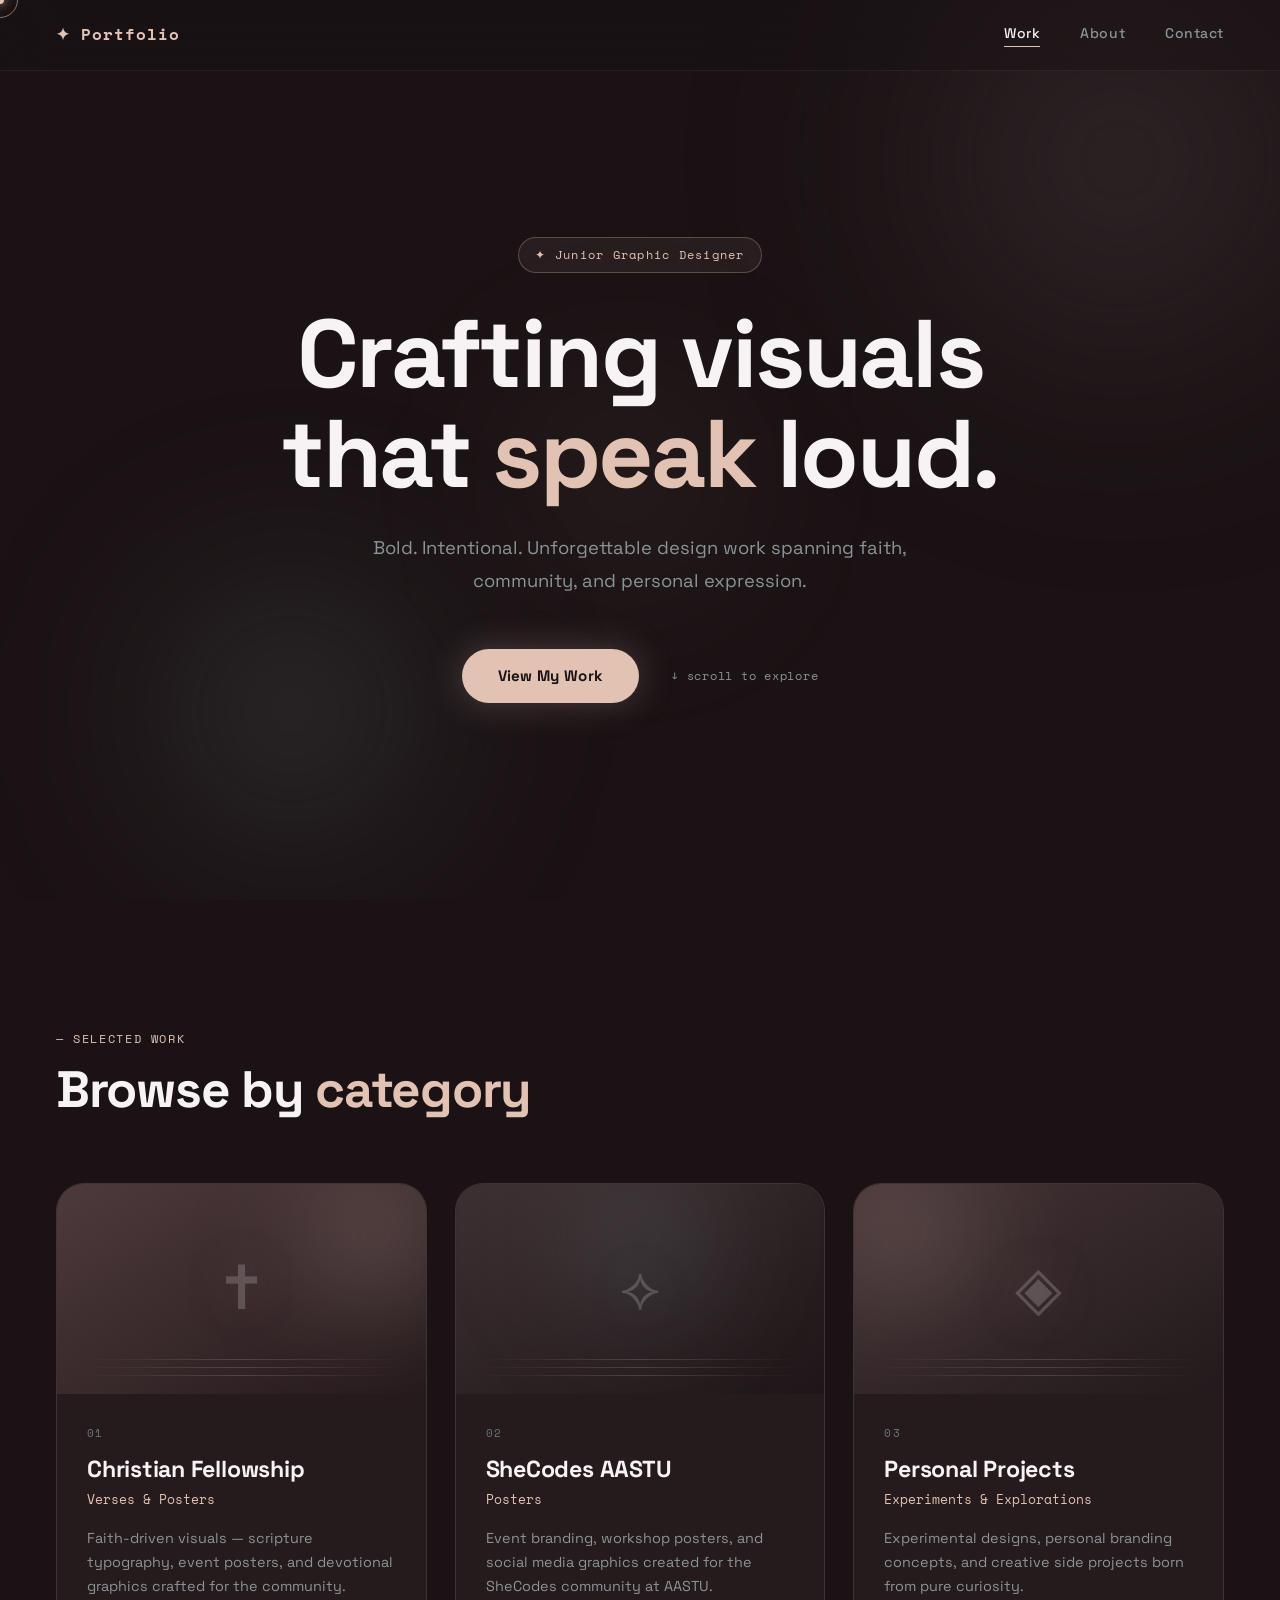
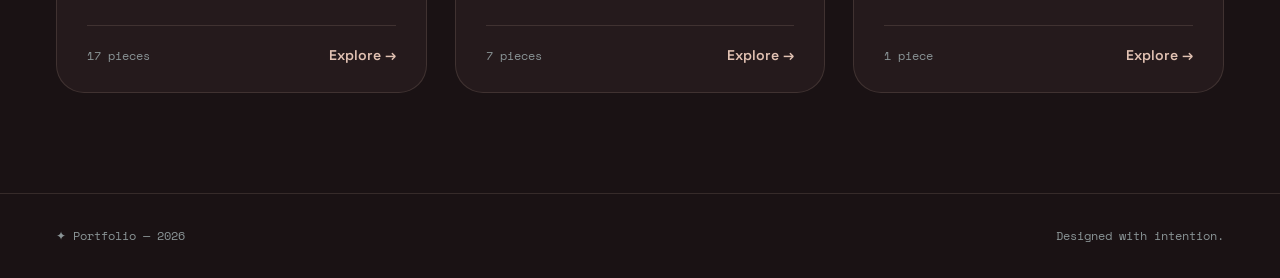
<file: index.html>
<!DOCTYPE html>
<html lang="en">
<head>
  <meta charset="UTF-8" />
  <meta name="viewport" content="width=device-width, initial-scale=1.0" />
  <title>Aster Teshome | Graphics Portfolio</title>
  <link rel="icon" type="image/webp" href="images/Favicon.webp" />
  <link rel="apple-touch-icon" href="images/Favicon.webp" />
  <link rel="stylesheet" href="style.css" />
  <link rel="preconnect" href="https://fonts.googleapis.com" />
  <link rel="preconnect" href="https://fonts.gstatic.com" crossorigin />
  <link href="https://fonts.googleapis.com/css2?family=Space+Grotesk:wght@300;400;500;600;700&family=Space+Mono:wght@400;700&display=swap" rel="stylesheet" />
</head>
<body>

  <!-- CUSTOM CURSOR -->
  <div class="cursor-dot" id="cursorDot"></div>
  <div class="cursor-ring" id="cursorRing"></div>

  <!-- NAV -->
  <nav class="nav" id="mainNav">
    <a href="index.html" class="nav-logo">✦ Portfolio</a>
    <div class="nav-links">
      <a href="index.html" class="active-link">Work</a>
      <a href="pages/about.html">About</a>
      <a href="pages/contact.html">Contact</a>
    </div>
  </nav>

  <!-- ═══════════════ HERO ═══════════════ -->
  <section class="hero">
    <div class="hero-content">
      <div class="hero-tag">✦ Junior Graphic Designer</div>
      <h1 class="hero-title">
        Crafting visuals<br />
        that <span class="accent">speak</span> loud.
      </h1>
      <p class="hero-sub">Bold. Intentional. Unforgettable design work spanning faith, community, and personal expression.</p>
      <div class="hero-cta">
        <a href="#categories" class="btn-primary">View My Work</a>
        <span class="scroll-hint">↓ scroll to explore</span>
      </div>
    </div>
    <div class="orb orb-1"></div>
    <div class="orb orb-2"></div>
    <div class="orb orb-3"></div>
  </section>

  <!-- ═══════════════ CATEGORY CARDS ═══════════════ -->
  <section class="categories" id="categories">
    <div class="categories-inner">
      <div class="section-label">— Selected Work</div>
      <h2 class="section-title">Browse by <span class="accent">category</span></h2>

      <div class="cards-grid">

        <!-- CARD 1 — Christian Fellowship -->
        <a href="pages/christianfellowship.html" class="cat-card">
          <div class="cat-card-gfx gfx-1">
            <div class="card-orb card-orb-1"></div>
            <div class="card-icon-wrap"><span class="card-icon">✝</span></div>
            <div class="card-lines">
              <div class="cline"></div><div class="cline"></div><div class="cline"></div>
            </div>
          </div>
          <div class="cat-card-body">
            <div class="cat-num">01</div>
            <h3 class="cat-title">Christian Fellowship</h3>
            <p class="cat-subtitle">Verses &amp; Posters</p>
            <p class="cat-desc">Faith-driven visuals — scripture typography, event posters, and devotional graphics crafted for the community.</p>
            <div class="cat-footer">
              <span class="cat-count">17 pieces</span>
              <span class="cat-arrow">Explore →</span>
            </div>
          </div>
        </a>

        <!-- CARD 2 — SheCodes AASTU -->
        <a href="pages/shecodes.html" class="cat-card cat-card--mid">
          <div class="cat-card-gfx gfx-2">
            <div class="card-orb card-orb-2"></div>
            <div class="card-icon-wrap"><span class="card-icon">⟡</span></div>
            <div class="card-lines">
              <div class="cline"></div><div class="cline"></div><div class="cline"></div>
            </div>
          </div>
          <div class="cat-card-body">
            <div class="cat-num">02</div>
            <h3 class="cat-title">SheCodes AASTU</h3>
            <p class="cat-subtitle">Posters</p>
            <p class="cat-desc">Event branding, workshop posters, and social media graphics created for the SheCodes community at AASTU.</p>
            <div class="cat-footer">
              <span class="cat-count">7 pieces</span>
              <span class="cat-arrow">Explore →</span>
            </div>
          </div>
        </a>

        <!-- CARD 3 — Personal Projects -->
        <a href="pages/personal.html" class="cat-card">
          <div class="cat-card-gfx gfx-3">
            <div class="card-orb card-orb-3"></div>
            <div class="card-icon-wrap"><span class="card-icon">◈</span></div>
            <div class="card-lines">
              <div class="cline"></div><div class="cline"></div><div class="cline"></div>
            </div>
          </div>
          <div class="cat-card-body">
            <div class="cat-num">03</div>
            <h3 class="cat-title">Personal Projects</h3>
            <p class="cat-subtitle">Experiments &amp; Explorations</p>
            <p class="cat-desc">Experimental designs, personal branding concepts, and creative side projects born from pure curiosity.</p>
            <div class="cat-footer">
              <span class="cat-count">1 piece</span>
              <span class="cat-arrow">Explore →</span>
            </div>
          </div>
        </a>

      </div>
    </div>
  </section>

  <!-- ═══════════════ FOOTER ═══════════════ -->
  <footer class="footer">
    <span>✦ Portfolio — 2026</span>
    <span>Designed with intention.</span>
  </footer>

  <script src="app.js"></script>
</body>
</html>
</file>
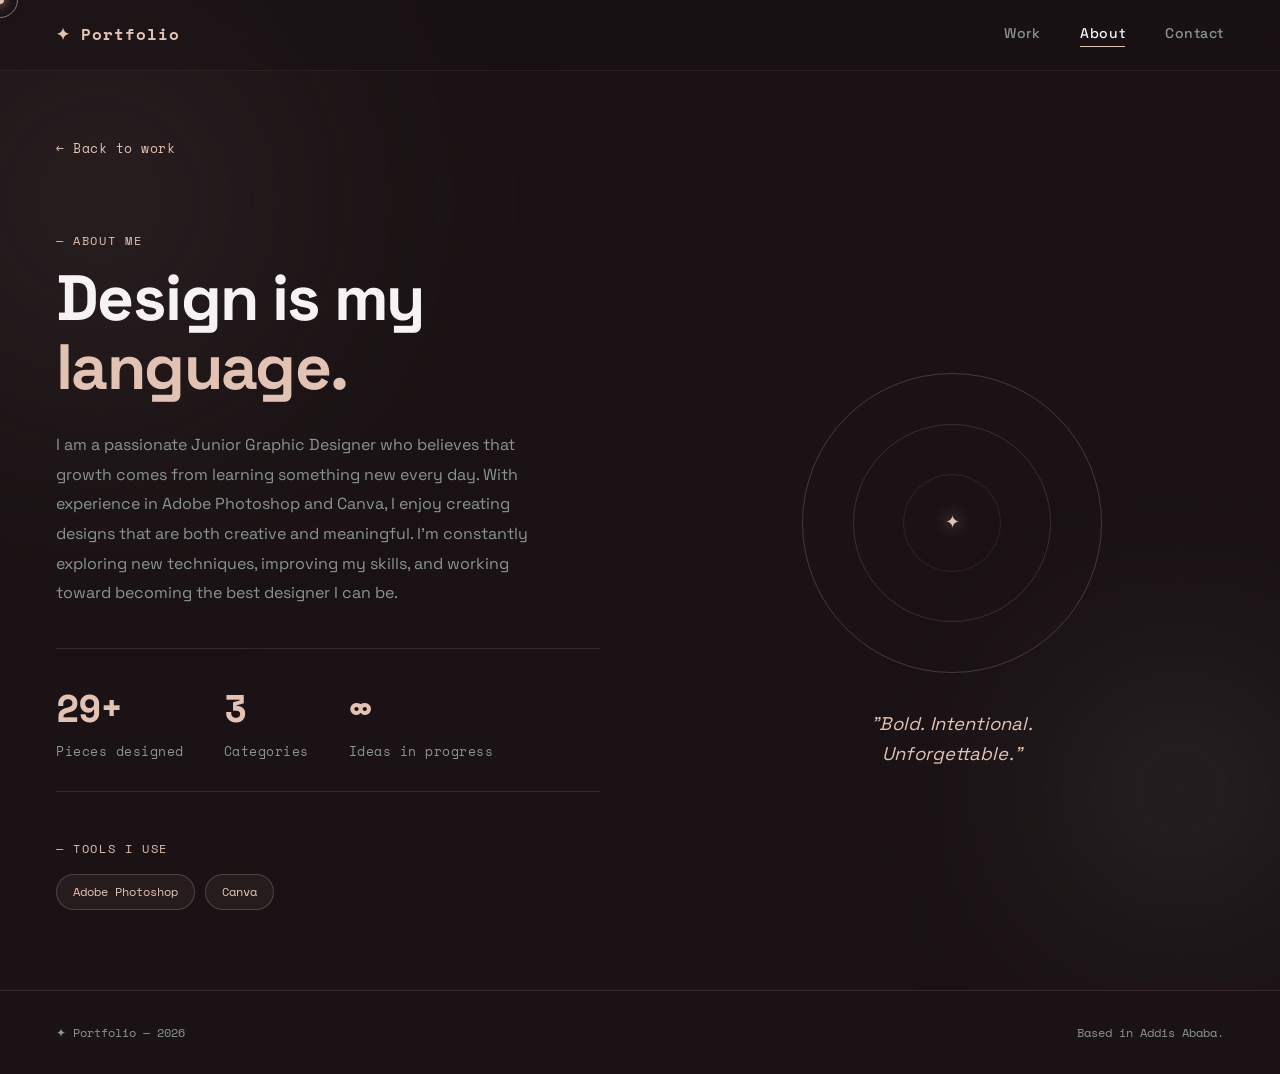
<file: pages/about.html>
<!DOCTYPE html>
<html lang="en">
<head>
  <meta charset="UTF-8" />
  <meta name="viewport" content="width=device-width, initial-scale=1.0" />
  <title>About — Portfolio</title>
  <link rel="icon" type="image/webp" href="../images/Favicon.webp" />
  <link rel="apple-touch-icon" href="../images/Favicon.webp" />
  <link rel="stylesheet" href="../style.css" />
  <link rel="preconnect" href="https://fonts.googleapis.com" />
  <link rel="preconnect" href="https://fonts.gstatic.com" crossorigin />
  <link href="https://fonts.googleapis.com/css2?family=Space+Grotesk:wght@300;400;500;600;700&family=Space+Mono:wght@400;700&display=swap" rel="stylesheet" />
</head>
<body>

  <div class="cursor-dot" id="cursorDot"></div>
  <div class="cursor-ring" id="cursorRing"></div>

  <nav class="nav" id="mainNav">
    <a href="../index.html" class="nav-logo">✦ Portfolio</a>
    <div class="nav-links">
      <a href="../index.html">Work</a>
      <a href="about.html" class="active-link">About</a>
      <a href="contact.html">Contact</a>
    </div>
  </nav>

  <section class="about-page">
    <div class="about-page-inner">
      <a href="../index.html" class="back-btn">← Back to work</a>

      <div class="about-split">
        <div class="about-left">
          <div class="section-label">— About Me</div>
          <h1 class="about-big-title">Design is my<br /><span class="accent">language.</span></h1>
          <p class="about-para">I am a passionate Junior Graphic Designer who believes that growth comes from learning something new every day. With experience in Adobe Photoshop and Canva, I enjoy creating designs that are both creative and meaningful. I'm constantly exploring new techniques, improving my skills, and working toward becoming the best designer I can be.</p>

          <div class="about-stats">
            <div class="stat-item">
              <div class="stat-num accent">29+</div>
              <div class="stat-label">Pieces designed</div>
            </div>
            <div class="stat-item">
              <div class="stat-num accent">3</div>
              <div class="stat-label">Categories</div>
            </div>
            <div class="stat-item">
              <div class="stat-num accent">∞</div>
              <div class="stat-label">Ideas in progress</div>
            </div>
          </div>

          <div class="section-label" style="margin-top:48px;">— Tools I Use</div>
          <div class="skills-row">
            <span class="skill-tag">Adobe Photoshop</span>
            <span class="skill-tag">Canva</span>
          </div>
        </div>

        <div class="about-right">
          <div class="about-visual-card">
            <div class="about-ring">
              <!-- orbiting star -->
              <div class="orbit-track">
                <div class="orbit-star">✦</div>
              </div>
            </div>
            <div class="about-tagline">"Bold. Intentional.<br />Unforgettable."</div>
          </div>
        </div>
      </div>
    </div>
    <div class="about-orb-1"></div>
    <div class="about-orb-2"></div>
  </section>

  <footer class="footer">
    <span>✦ Portfolio — 2026</span>
    <span>Based in Addis Ababa.</span>
  </footer>

  <script src="../app.js"></script>
</body>
</html>
</file>
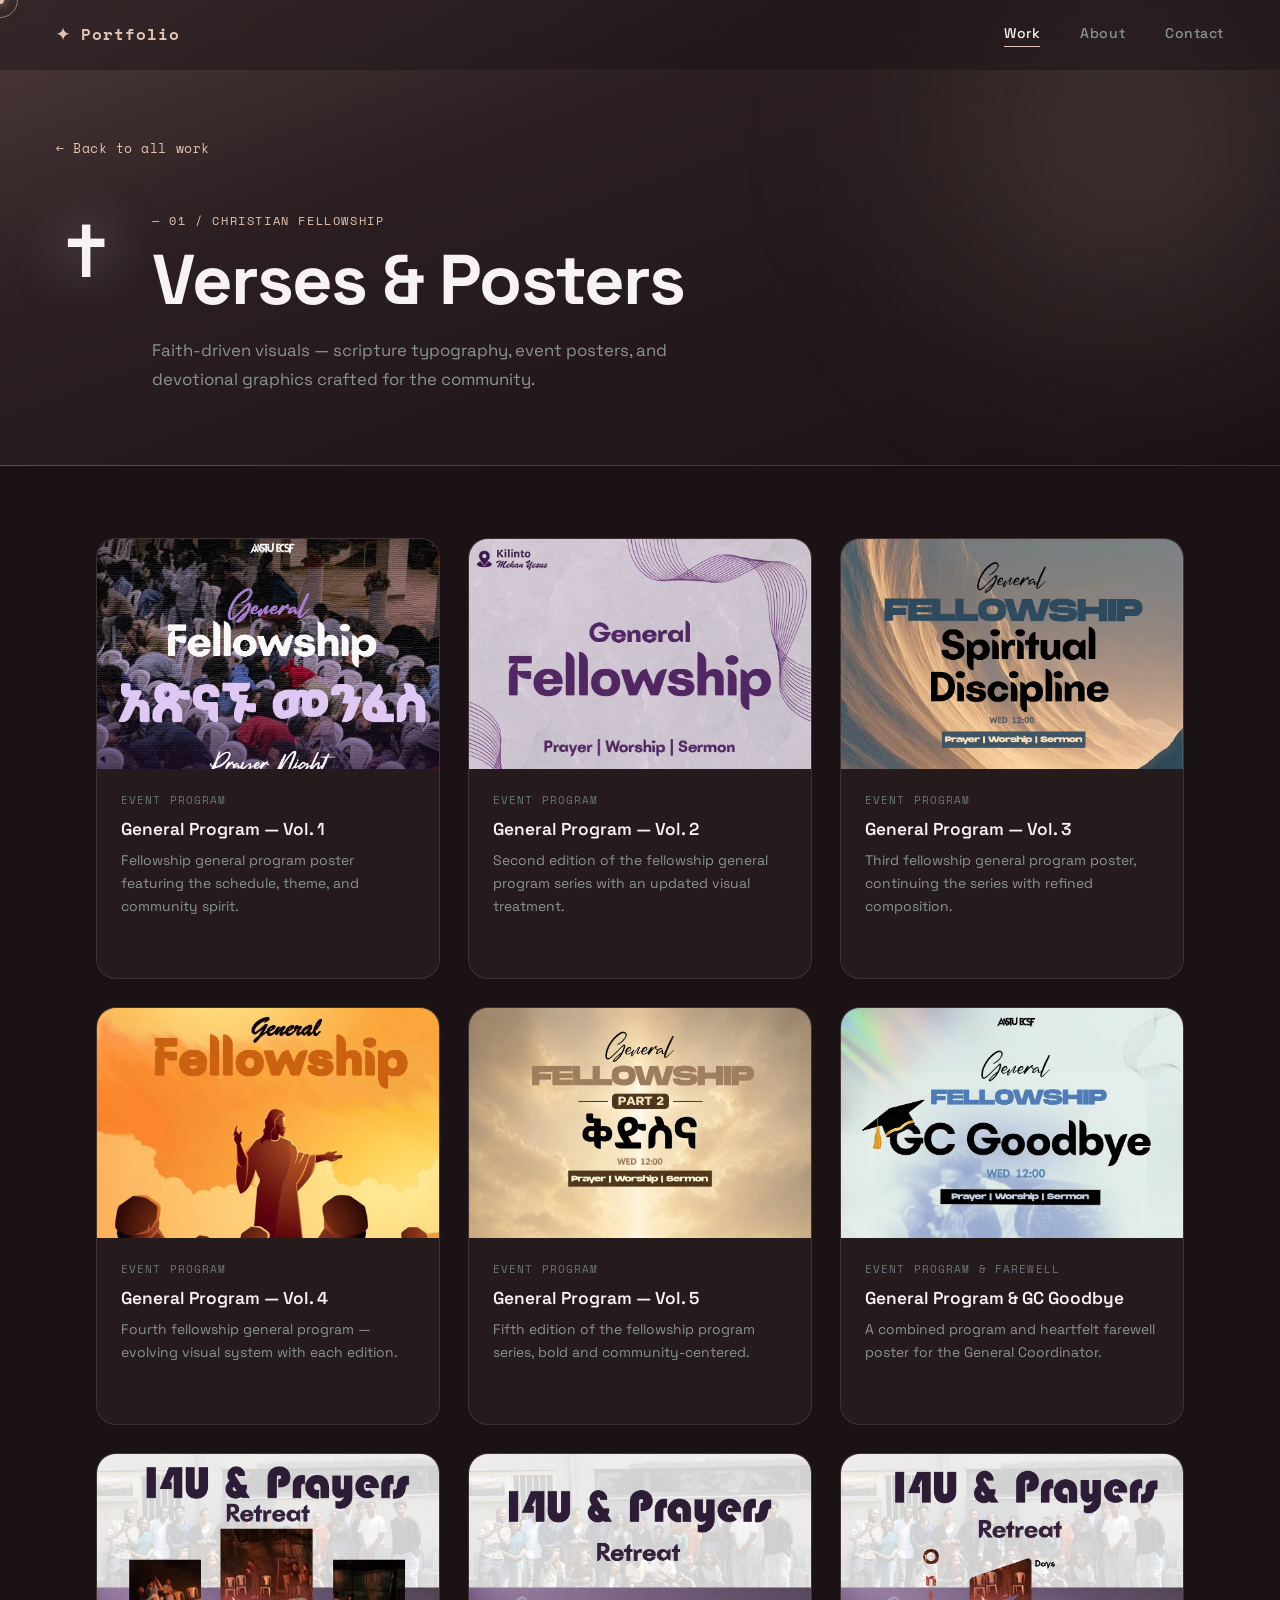
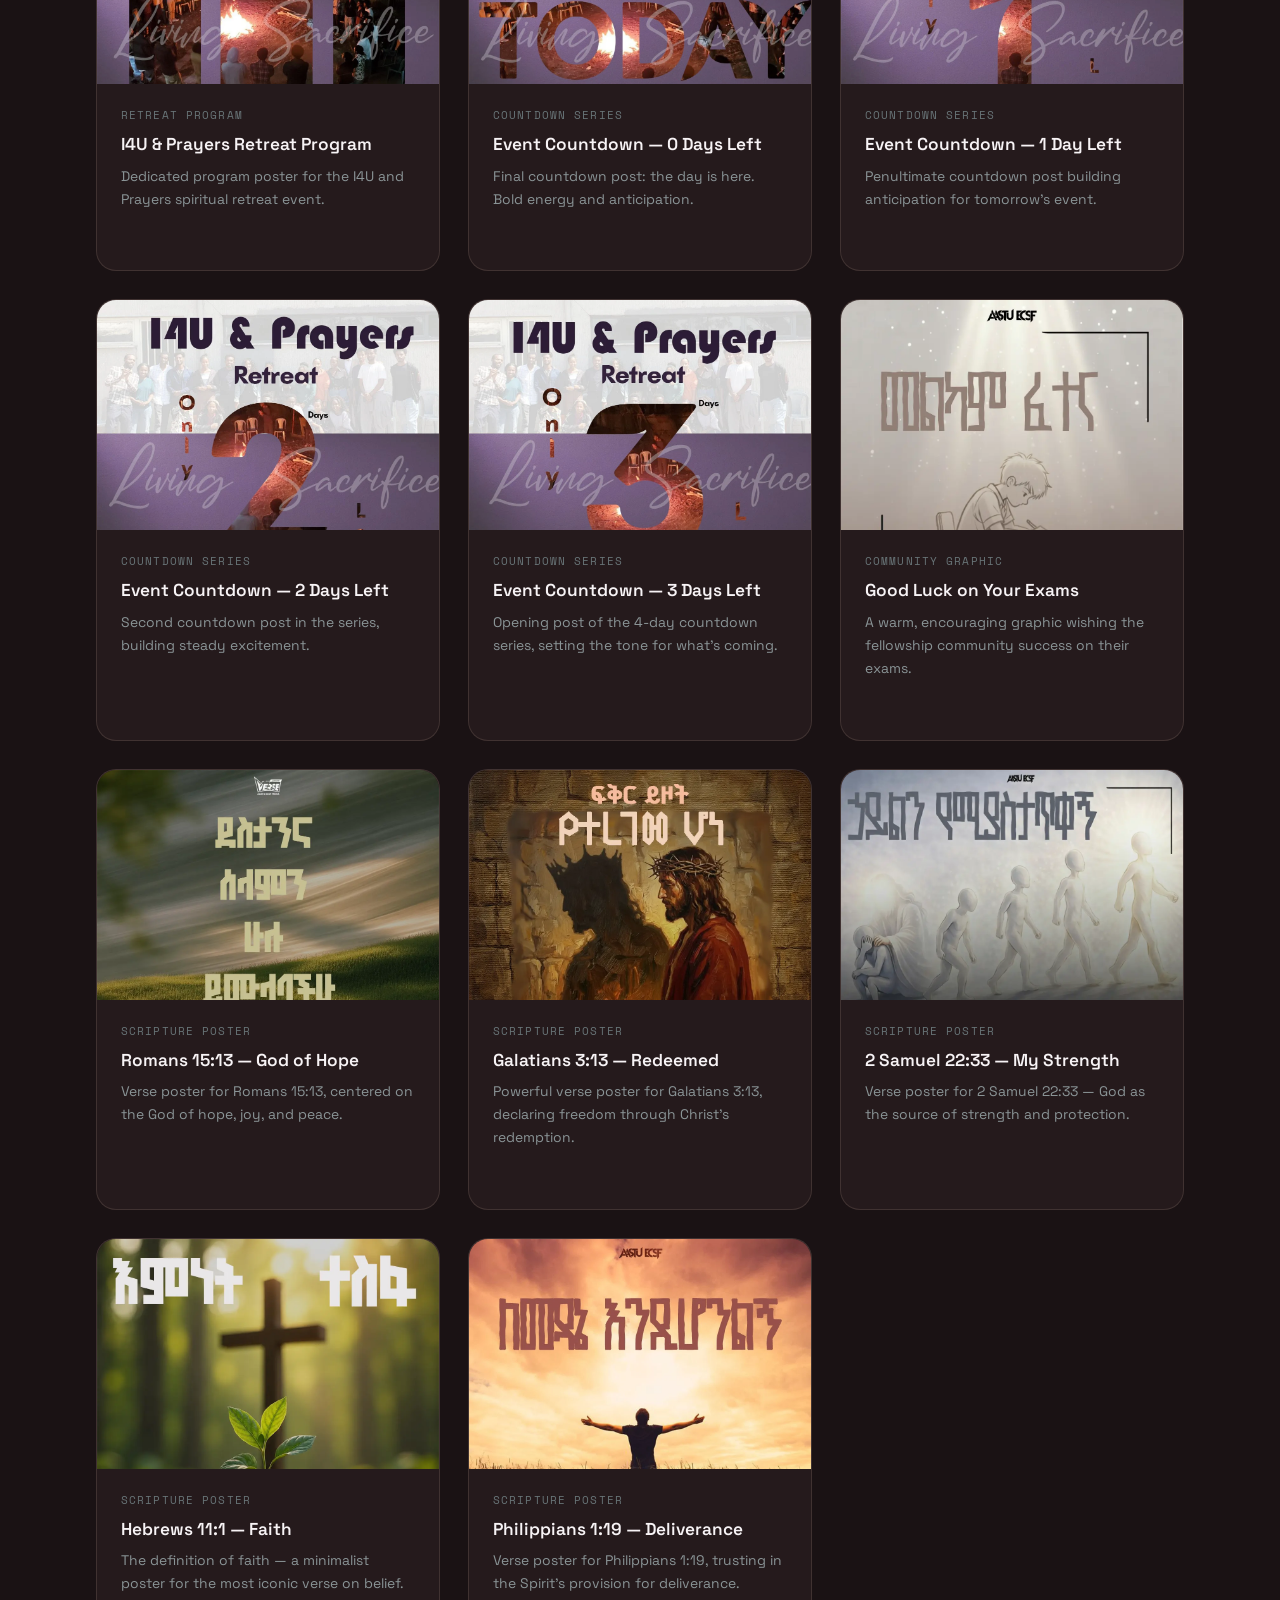
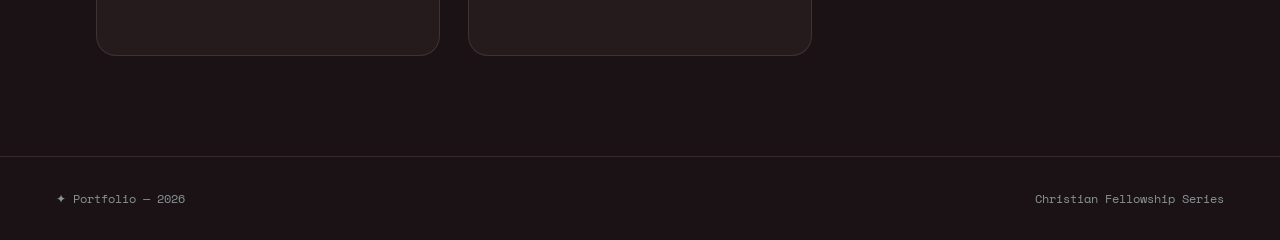
<file: pages/christianfellowship.html>
<!DOCTYPE html>
<html lang="en">
<head>
  <meta charset="UTF-8" />
  <meta name="viewport" content="width=device-width, initial-scale=1.0" />
  <title>Christian Fellowship — Portfolio</title>
  <link rel="icon" type="image/webp" href="../images/Favicon.webp" />
  <link rel="apple-touch-icon" href="../images/Favicon.webp" />
  <link rel="stylesheet" href="../style.css" />
  <link rel="stylesheet" href="christianfellowship.css" />
  <link rel="preconnect" href="https://fonts.googleapis.com" />
  <link rel="preconnect" href="https://fonts.gstatic.com" crossorigin />
  <link href="https://fonts.googleapis.com/css2?family=Space+Grotesk:wght@300;400;500;600;700&family=Space+Mono:wght@400;700&display=swap" rel="stylesheet" />
</head>
<body>

  <div class="cursor-dot" id="cursorDot"></div>
  <div class="cursor-ring" id="cursorRing"></div>

  <nav class="nav" id="mainNav">
    <a href="../index.html" class="nav-logo">✦ Portfolio</a>
    <div class="nav-links">
      <a href="../index.html" class="active-link">Work</a>
      <a href="../pages/about.html">About</a>
      <a href="../pages/contact.html">Contact</a>
    </div>
  </nav>

  <div class="detail-header">
    <div class="detail-header-inner">
      <a href="../index.html" class="back-btn">← Back to all work</a>
      <div class="detail-hero-row">
        <div class="detail-icon">✝</div>
        <div class="detail-meta">
          <div class="section-label">— 01 / Christian Fellowship</div>
          <h1 class="detail-title">Verses &amp; Posters</h1>
          <p class="detail-subdesc">Faith-driven visuals — scripture typography, event posters, and devotional graphics crafted for the community.</p>
        </div>
      </div>
    </div>
    <div class="detail-orb detail-orb-1"></div>
  </div>

  <div class="projects-grid" id="projectsGrid"></div>

  <!-- MODAL -->
  <div class="modal-overlay hidden" id="modalOverlay" onclick="closeModal(event)">
    <div class="modal-box" onclick="event.stopPropagation()">
      <button class="modal-close" onclick="closeModal()">✕</button>
      <div class="modal-img-wrap">
        <div class="modal-img-placeholder" id="modalImgPlaceholder"></div>
      </div>
      <div class="modal-info">
        <div class="modal-tag" id="modalTag"></div>
        <h2 class="modal-title" id="modalTitle"></h2>
        <p class="modal-body" id="modalBody"></p>
        <div class="modal-tools" id="modalTools"></div>
      </div>
    </div>
  </div>

  <footer class="footer">
    <span>✦ Portfolio — 2026</span>
    <span>Christian Fellowship Series</span>
  </footer>

  <script src="christianfellowship.js"></script>
</body>
</html>
</file>
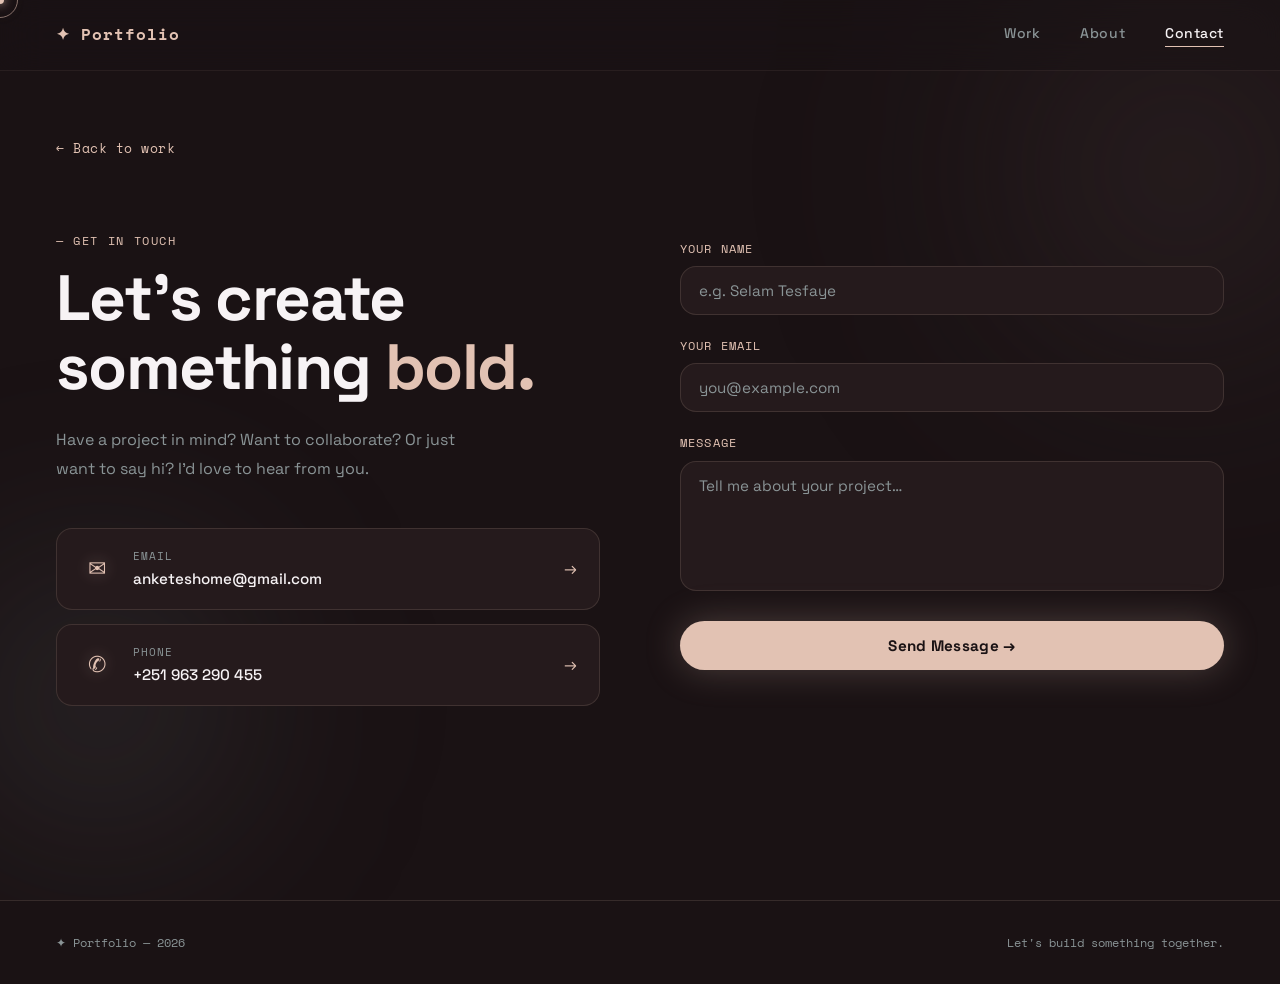
<file: pages/contact.html>
<!DOCTYPE html>
<html lang="en">
<head>
  <meta charset="UTF-8" />
  <meta name="viewport" content="width=device-width, initial-scale=1.0" />
  <title>Contact — Portfolio</title>
  <link rel="icon" type="image/webp" href="../images/Favicon.webp" />
  <link rel="apple-touch-icon" href="../images/Favicon.webp" />
  <link rel="stylesheet" href="../style.css" />
  <link rel="preconnect" href="https://fonts.googleapis.com" />
  <link rel="preconnect" href="https://fonts.gstatic.com" crossorigin />
  <link href="https://fonts.googleapis.com/css2?family=Space+Grotesk:wght@300;400;500;600;700&family=Space+Mono:wght@400;700&display=swap" rel="stylesheet" />
</head>
<body>

  <div class="cursor-dot" id="cursorDot"></div>
  <div class="cursor-ring" id="cursorRing"></div>

  <nav class="nav" id="mainNav">
    <a href="../index.html" class="nav-logo">✦ Portfolio</a>
    <div class="nav-links">
      <a href="../index.html">Work</a>
      <a href="about.html">About</a>
      <a href="contact.html" class="active-link">Contact</a>
    </div>
  </nav>

  <section class="contact-page">
    <div class="contact-page-inner">
      <a href="../index.html" class="back-btn">← Back to work</a>

      <div class="contact-split">
        <div class="contact-left">
          <div class="section-label">— Get In Touch</div>
          <h1 class="contact-big-title">Let's create<br />something <span class="accent">bold.</span></h1>
          <p class="contact-para">Have a project in mind? Want to collaborate? Or just want to say hi? I'd love to hear from you.</p>

          <div class="contact-links">
            <a href="mailto:anketeshome@gmail.com" class="contact-link-item">
              <div class="cli-icon">✉</div>
              <div class="cli-text">
                <div class="cli-label">Email</div>
                <div class="cli-val">anketeshome@gmail.com</div>
              </div>
              <div class="cli-arrow">→</div>
            </a>
            <a href="tel:+251963290455" class="contact-link-item">
              <div class="cli-icon">✆</div>
              <div class="cli-text">
                <div class="cli-label">Phone</div>
                <div class="cli-val">+251 963 290 455</div>
              </div>
              <div class="cli-arrow">→</div>
            </a>
          </div>
        </div>

        <div class="contact-right">
          <form class="contact-form" id="contact-form">
            <div class="form-group">
              <label class="form-label">Your name</label>
              <input type="text" id="name" name="name" class="form-input" placeholder="e.g. Selam Tesfaye" required />
            </div>
            <div class="form-group">
              <label class="form-label">Your email</label>
              <input type="email" id="email" name="email" class="form-input" placeholder="you@example.com" required />
            </div>
            <div class="form-group">
              <label class="form-label">Message</label>
              <textarea id="message" name="message" class="form-input form-textarea" placeholder="Tell me about your project…" required></textarea>
            </div>
            <button type="submit" class="btn-primary btn-full">Send Message →</button>
          </form>
          <div id="formStatus" class="form-toast"></div>
        </div>
      </div>
    </div>
    <div class="contact-orb-1"></div>
    <div class="contact-orb-2"></div>
  </section>

  <footer class="footer">
    <span>✦ Portfolio — 2026</span>
    <span>Let's build something together.</span>
  </footer>

  <script src="../app.js"></script>
  <script>
    const form   = document.getElementById('contact-form');
    const status = document.getElementById('formStatus');

    form.addEventListener('submit', async function (e) {
      e.preventDefault();
      const submitBtn = form.querySelector('button[type="submit"]');
      submitBtn.textContent = 'Sending…';
      submitBtn.disabled = true;

      try {
        const response = await fetch('https://formspree.io/f/xpqelkwe', {
          method: 'POST',
          body: new FormData(form),
          headers: { Accept: 'application/json' }
        });

        if (response.ok) {
          showToast('✦ Message sent — I\'ll be in touch soon.', false);
          form.reset();
        } else {
          showToast('Something went wrong. Please try again.', true);
        }
      } catch (err) {
        showToast('Network error. Please try again.', true);
      }

      submitBtn.textContent = 'Send Message →';
      submitBtn.disabled = false;
    });

    function showToast(msg, isError) {
      status.textContent = msg;
      status.className   = 'form-toast' + (isError ? ' form-toast--error' : '');
      status.classList.add('form-toast--visible');
      setTimeout(() => {
        status.classList.add('form-toast--fade');
        setTimeout(() => {
          status.className = 'form-toast';
          status.textContent = '';
        }, 600);
      }, 3000);
    }
  </script>
</body>
</html>
</file>
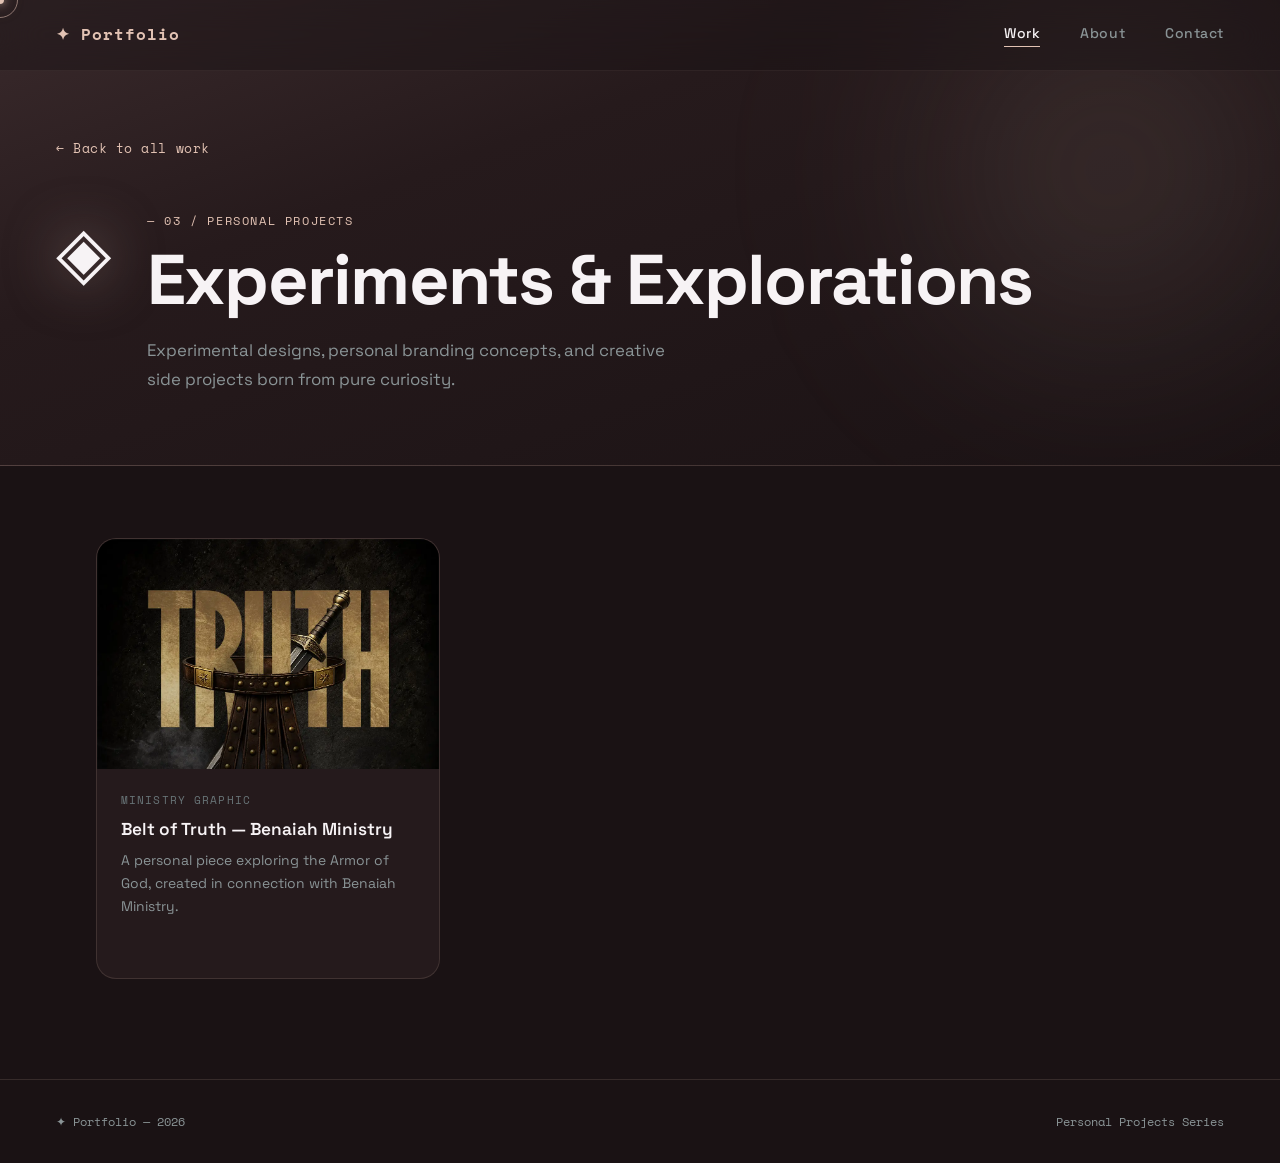
<file: pages/personal.html>
<!DOCTYPE html>
<html lang="en">
<head>
  <meta charset="UTF-8" />
  <meta name="viewport" content="width=device-width, initial-scale=1.0" />
  <title>Personal Projects — Portfolio</title>
  <link rel="icon" type="image/webp" href="../images/Favicon.webp" />
  <link rel="apple-touch-icon" href="../images/Favicon.webp" />
  <link rel="stylesheet" href="../style.css" />
  <link rel="stylesheet" href="personal.css" />
  <link rel="preconnect" href="https://fonts.googleapis.com" />
  <link rel="preconnect" href="https://fonts.gstatic.com" crossorigin />
  <link href="https://fonts.googleapis.com/css2?family=Space+Grotesk:wght@300;400;500;600;700&family=Space+Mono:wght@400;700&display=swap" rel="stylesheet" />
</head>
<body>

  <div class="cursor-dot" id="cursorDot"></div>
  <div class="cursor-ring" id="cursorRing"></div>

  <nav class="nav" id="mainNav">
    <a href="../index.html" class="nav-logo">✦ Portfolio</a>
    <div class="nav-links">
      <a href="../index.html" class="active-link">Work</a>
      <a href="../pages/about.html">About</a>
      <a href="../pages/contact.html">Contact</a>
    </div>
  </nav>

  <div class="detail-header dh-personal">
    <div class="detail-header-inner">
      <a href="../index.html" class="back-btn">← Back to all work</a>
      <div class="detail-hero-row">
        <div class="detail-icon">◈</div>
        <div class="detail-meta">
          <div class="section-label">— 03 / Personal Projects</div>
          <h1 class="detail-title">Experiments &amp; Explorations</h1>
          <p class="detail-subdesc">Experimental designs, personal branding concepts, and creative side projects born from pure curiosity.</p>
        </div>
      </div>
    </div>
    <div class="detail-orb detail-orb-3"></div>
  </div>

  <div class="projects-grid" id="projectsGrid"></div>

  <!-- MODAL -->
  <div class="modal-overlay hidden" id="modalOverlay" onclick="closeModal(event)">
    <div class="modal-box" onclick="event.stopPropagation()">
      <button class="modal-close" onclick="closeModal()">✕</button>
      <div class="modal-img-wrap">
        <div class="modal-img-placeholder" id="modalImgPlaceholder"></div>
      </div>
      <div class="modal-info">
        <div class="modal-tag" id="modalTag"></div>
        <h2 class="modal-title" id="modalTitle"></h2>
        <p class="modal-body" id="modalBody"></p>
        <div class="modal-tools" id="modalTools"></div>
      </div>
    </div>
  </div>

  <footer class="footer">
    <span>✦ Portfolio — 2026</span>
    <span>Personal Projects Series</span>
  </footer>

  <script src="personal.js"></script>
</body>
</html>
</file>
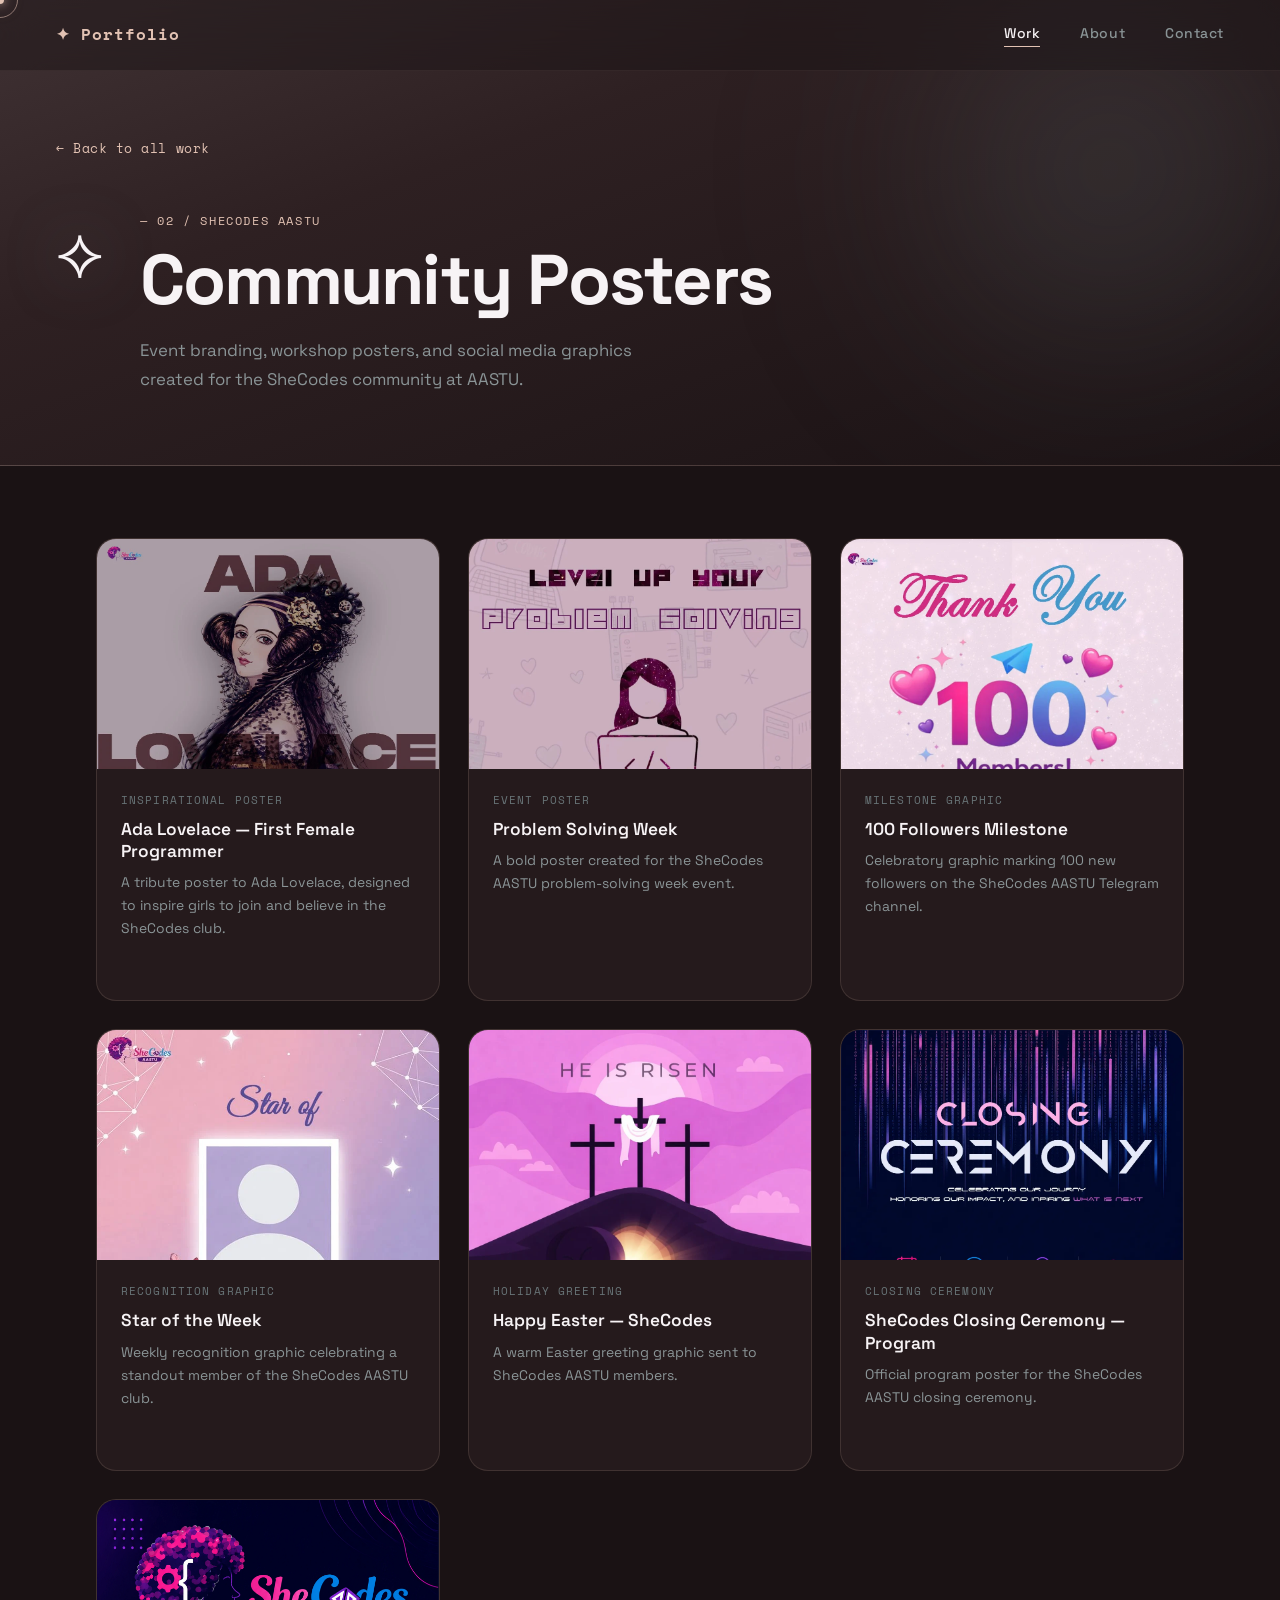
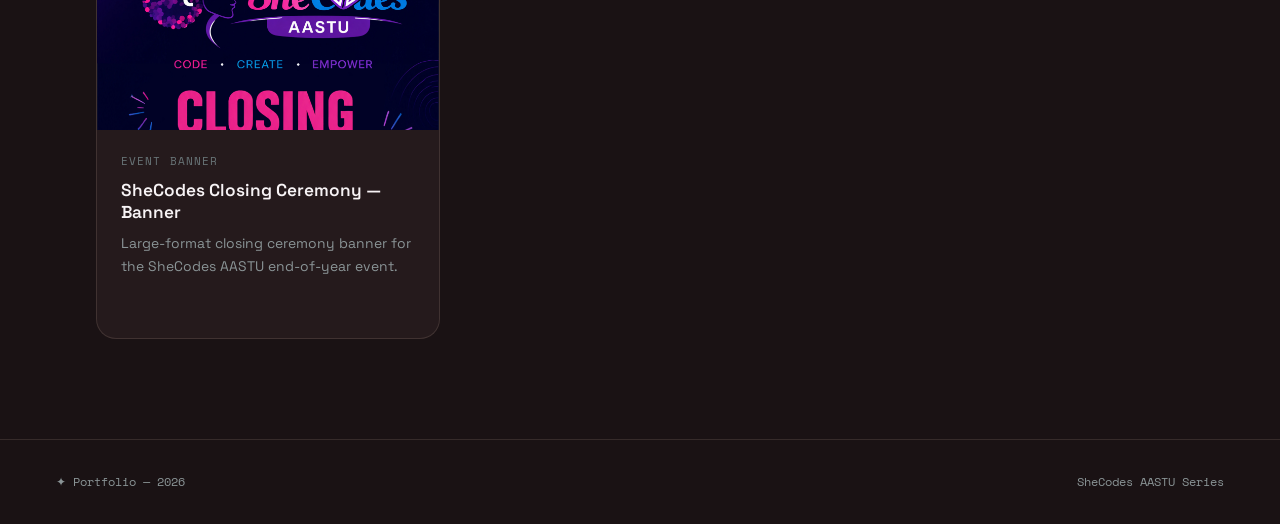
<file: pages/shecodes.html>
<!DOCTYPE html>
<html lang="en">
<head>
  <meta charset="UTF-8" />
  <meta name="viewport" content="width=device-width, initial-scale=1.0" />
  <title>SheCodes AASTU — Portfolio</title>
  <link rel="icon" type="image/webp" href="../images/Favicon.webp" />
  <link rel="apple-touch-icon" href="../images/Favicon.webp" />
  <link rel="stylesheet" href="../style.css" />
  <link rel="stylesheet" href="shecodes.css" />
  <link rel="preconnect" href="https://fonts.googleapis.com" />
  <link rel="preconnect" href="https://fonts.gstatic.com" crossorigin />
  <link href="https://fonts.googleapis.com/css2?family=Space+Grotesk:wght@300;400;500;600;700&family=Space+Mono:wght@400;700&display=swap" rel="stylesheet" />
</head>
<body>

  <div class="cursor-dot" id="cursorDot"></div>
  <div class="cursor-ring" id="cursorRing"></div>

  <nav class="nav" id="mainNav">
    <a href="../index.html" class="nav-logo">✦ Portfolio</a>
    <div class="nav-links">
      <a href="../index.html" class="active-link">Work</a>
      <a href="../pages/about.html">About</a>
      <a href="../pages/contact.html">Contact</a>
    </div>
  </nav>

  <div class="detail-header dh-shecodes">
    <div class="detail-header-inner">
      <a href="../index.html" class="back-btn">← Back to all work</a>
      <div class="detail-hero-row">
        <div class="detail-icon">⟡</div>
        <div class="detail-meta">
          <div class="section-label">— 02 / SheCodes AASTU</div>
          <h1 class="detail-title">Community Posters</h1>
          <p class="detail-subdesc">Event branding, workshop posters, and social media graphics created for the SheCodes community at AASTU.</p>
        </div>
      </div>
    </div>
    <div class="detail-orb detail-orb-2"></div>
  </div>

  <div class="projects-grid" id="projectsGrid"></div>

  <!-- MODAL -->
  <div class="modal-overlay hidden" id="modalOverlay" onclick="closeModal(event)">
    <div class="modal-box" onclick="event.stopPropagation()">
      <button class="modal-close" onclick="closeModal()">✕</button>
      <div class="modal-img-wrap">
        <div class="modal-img-placeholder" id="modalImgPlaceholder"></div>
      </div>
      <div class="modal-info">
        <div class="modal-tag" id="modalTag"></div>
        <h2 class="modal-title" id="modalTitle"></h2>
        <p class="modal-body" id="modalBody"></p>
        <div class="modal-tools" id="modalTools"></div>
      </div>
    </div>
  </div>

  <footer class="footer">
    <span>✦ Portfolio — 2026</span>
    <span>SheCodes AASTU Series</span>
  </footer>

  <script src="shecodes.js"></script>
</body>
</html>
</file>
<file: style.css>
/* ===================================================
   ROOT & RESET
=================================================== */
*, *::before, *::after { box-sizing: border-box; margin: 0; padding: 0; }

:root {
  /* ── Your 4 palette colors ── */
  --cream:      #F7F3F5;   /* near white — primary text */
  --sand:       #E2C2B3;   /* dusty rose/sand — accent, highlights */
  --slate:      #687477;   /* muted slate — secondary text, borders */
  --dark:       #403234;   /* deep plum-brown — base dark */

  /* ── Derived shades (built from the 4) ── */
  --black:      #1a1214;   /* darkest bg */
  --black-2:    #251a1c;   /* card bg */
  --black-3:    #2e2022;   /* modal / elevated bg */
  --dark-2:     #4e3a3c;   /* slightly lighter dark */
  --sand-dim:   #c4a090;   /* dimmer sand for hovers */
  --sand-deep:  #a07860;   /* deeper sand for shadows */
  --slate-dim:  #4e5a5c;   /* darker slate */

  --white:      #F7F3F5;   /* = --cream */
  --muted:      #8a9496;   /* between slate and cream */
  --border:     rgba(226, 194, 179, 0.14);

  --font-body: 'Space Grotesk', sans-serif;
  --font-mono: 'Space Mono', monospace;

  --radius-sm: 8px;
  --radius-md: 16px;
  --radius-lg: 20px;
  --radius-xl: 28px;

  --transition: 0.32s cubic-bezier(0.4, 0, 0.2, 1);
}

html { scroll-behavior: smooth; }

body {
  background: var(--black);
  color: var(--cream);
  font-family: var(--font-body);
  font-size: 16px;
  line-height: 1.6;
  overflow-x: hidden;
  cursor: none;
}

a { color: inherit; text-decoration: none; }
button { cursor: none; font-family: var(--font-body); border: none; background: none; }
::selection { background: var(--dark); color: var(--cream); }
::-webkit-scrollbar { width: 4px; }
::-webkit-scrollbar-track { background: var(--black); }
::-webkit-scrollbar-thumb { background: var(--slate); border-radius: 4px; }

.hidden { display: none !important; }

/* ===================================================
   CUSTOM CURSOR
=================================================== */
.cursor-dot {
  position: fixed;
  width: 8px;
  height: 8px;
  border-radius: 50%;
  background: var(--sand);
  pointer-events: none;
  transform: translate(-50%, -50%);
  z-index: 99999;
  transition: width 0.15s, height 0.15s, background 0.15s;
  box-shadow: 0 0 10px rgba(226, 194, 179, 0.8), 0 0 22px rgba(226, 194, 179, 0.35);
}

.cursor-ring {
  position: fixed;
  width: 36px;
  height: 36px;
  border-radius: 50%;
  border: 1.5px solid rgba(226, 194, 179, 0.55);
  pointer-events: none;
  transform: translate(-50%, -50%);
  z-index: 99998;
  transition: width 0.25s ease, height 0.25s ease, border-color 0.25s ease;
}

body.cursor-hover .cursor-dot {
  width: 14px;
  height: 14px;
  background: var(--cream);
}
body.cursor-hover .cursor-ring {
  width: 52px;
  height: 52px;
  border-color: rgba(226, 194, 179, 0.85);
}

/* ===================================================
   PAGE SYSTEM
=================================================== */
.page {
  display: none;
  min-height: 100vh;
}
.page.active {
  display: block;
  animation: pageIn 0.4s cubic-bezier(0.4, 0, 0.2, 1) both;
}

@keyframes pageIn {
  from { opacity: 0; transform: translateY(16px); }
  to   { opacity: 1; transform: translateY(0); }
}

/* ===================================================
   NAV
=================================================== */
.nav {
  position: fixed;
  top: 0; left: 0; right: 0;
  z-index: 1000;
  display: flex;
  align-items: center;
  justify-content: space-between;
  padding: 22px 56px;
  background: rgba(26, 18, 20, 0.45);
  backdrop-filter: blur(20px);
  -webkit-backdrop-filter: blur(20px);
  border-bottom: 1px solid rgba(226, 194, 179, 0.08);
  transition: border-color var(--transition), background var(--transition);
}
.nav.scrolled {
  background: rgba(26, 18, 20, 0.75);
  border-color: var(--border);
}

.nav-logo {
  font-family: var(--font-mono);
  font-size: 1rem;
  font-weight: 700;
  color: var(--sand);
  letter-spacing: 0.06em;
  transition: color var(--transition);
}
.nav-logo:hover { color: var(--cream); }

.nav-links {
  display: flex;
  gap: 40px;
}
.nav-links a {
  font-size: 0.875rem;
  font-weight: 500;
  color: var(--muted);
  letter-spacing: 0.04em;
  transition: color var(--transition);
  position: relative;
  padding-bottom: 3px;
}
.nav-links a::after {
  content: '';
  position: absolute;
  bottom: 0; left: 0;
  width: 0; height: 1.5px;
  background: var(--sand);
  transition: width var(--transition);
}
.nav-links a:hover,
.nav-links a.active-link { color: var(--cream); }
.nav-links a:hover::after,
.nav-links a.active-link::after { width: 100%; }

/* ===================================================
   HERO
=================================================== */
.hero {
  position: relative;
  min-height: 100vh;
  display: flex;
  align-items: center;
  justify-content: center;
  overflow: hidden;
  padding: 130px 56px 90px;
  text-align: center;
}

.hero-content {
  position: relative;
  z-index: 2;
  max-width: 800px;
  width: 100%;
}

.hero-tag {
  display: inline-block;
  font-family: var(--font-mono);
  font-size: 0.78rem;
  color: var(--sand);
  letter-spacing: 0.1em;
  margin-bottom: 32px;
  padding: 7px 16px;
  border: 1px solid rgba(226, 194, 179, 0.28);
  border-radius: 100px;
  background: rgba(226, 194, 179, 0.07);
}

.hero-title {
  font-size: clamp(3.2rem, 7.5vw, 6.5rem);
  font-weight: 700;
  line-height: 1.04;
  letter-spacing: -0.025em;
  margin-bottom: 28px;
  color: var(--cream);
}

.accent { color: var(--sand); }

.hero-sub {
  font-size: 1.15rem;
  color: var(--muted);
  max-width: 540px;
  margin: 0 auto 52px;
  line-height: 1.75;
}

.hero-cta {
  display: flex;
  align-items: center;
  justify-content: center;
  gap: 32px;
  flex-wrap: wrap;
}

.btn-primary {
  display: inline-flex;
  align-items: center;
  gap: 8px;
  padding: 15px 36px;
  background: var(--sand);
  color: var(--black);
  font-size: 0.95rem;
  font-weight: 700;
  border-radius: 100px;
  letter-spacing: 0.02em;
  transition: background var(--transition), transform var(--transition), box-shadow var(--transition);
  box-shadow: 0 0 36px rgba(226, 194, 179, 0.25);
  cursor: none;
}
.btn-primary:hover {
  background: var(--cream);
  transform: translateY(-3px);
  box-shadow: 0 8px 44px rgba(247, 243, 245, 0.3);
}
.btn-large { padding: 18px 48px; font-size: 1.05rem; }
.btn-full { width: 100%; justify-content: center; margin-top: 8px; }

.scroll-hint {
  font-family: var(--font-mono);
  font-size: 0.78rem;
  color: var(--muted);
  letter-spacing: 0.06em;
}

/* ── Orbs ── */
.orb {
  position: absolute;
  border-radius: 50%;
  filter: blur(90px);
  pointer-events: none;
  z-index: 1;
}
.orb-1 {
  width: 580px; height: 580px;
  background: radial-gradient(circle, rgba(64, 50, 52, 0.7), transparent 70%);
  top: -130px; right: -130px;
  animation: orbFloat1 10s ease-in-out infinite;
}
.orb-2 {
  width: 380px; height: 380px;
  background: radial-gradient(circle, rgba(104, 116, 119, 0.35), transparent 70%);
  bottom: 0; left: 8%;
  animation: orbFloat2 14s ease-in-out infinite;
}
.orb-3 {
  width: 280px; height: 280px;
  background: radial-gradient(circle, rgba(226, 194, 179, 0.12), transparent 70%);
  top: 38%; left: 38%;
  animation: orbFloat3 9s ease-in-out infinite;
}

@keyframes orbFloat1 {
  0%, 100% { transform: translate(0,0); }
  50%       { transform: translate(-44px, 44px); }
}
@keyframes orbFloat2 {
  0%, 100% { transform: translate(0,0); }
  50%       { transform: translate(34px,-34px); }
}
@keyframes orbFloat3 {
  0%, 100% { transform: translate(0,0); }
  50%       { transform: translate(-22px, 22px); }
}

/* ===================================================
   SECTION LABEL
=================================================== */
.section-label {
  font-family: var(--font-mono);
  font-size: 0.72rem;
  color: var(--sand);
  letter-spacing: 0.14em;
  text-transform: uppercase;
  margin-bottom: 14px;
}

/* ===================================================
   CATEGORIES SECTION
=================================================== */
.categories {
  padding: 130px 56px 100px;
  position: relative;
}
.categories-inner { max-width: 1200px; margin: 0 auto; }

.section-title {
  font-size: clamp(2.2rem, 4vw, 3.5rem);
  font-weight: 700;
  letter-spacing: -0.025em;
  margin-bottom: 64px;
  line-height: 1.1;
  color: var(--cream);
}

/* ===================================================
   CATEGORY CARDS GRID
=================================================== */
.cards-grid {
  display: grid;
  grid-template-columns: repeat(3, 1fr);
  gap: 28px;
}

.cat-card {
  position: relative;
  border-radius: var(--radius-xl);
  border: 1px solid var(--border);
  background: var(--black-2);
  overflow: hidden;
  cursor: none;
  transition: transform var(--transition), border-color var(--transition), box-shadow var(--transition);
  display: flex;
  flex-direction: column;
  text-decoration: none;
  color: inherit;
}
.cat-card:hover {
  transform: translateY(-10px);
  border-color: rgba(226, 194, 179, 0.4);
  box-shadow: 0 28px 70px rgba(64, 50, 52, 0.55), 0 0 0 1px rgba(226,194,179,0.18);
}

/* Card graphic area */
.cat-card-gfx {
  position: relative;
  height: 210px;
  overflow: hidden;
}
.gfx-1 { background: linear-gradient(150deg, #4e3a3c 0%, #251a1c 100%); }
.gfx-2 { background: linear-gradient(150deg, #3d3032 0%, #1e1618 100%); }
.gfx-3 { background: linear-gradient(150deg, #453436 0%, #221a1c 100%); }

.card-orb {
  position: absolute;
  border-radius: 50%;
  filter: blur(55px);
}
.card-orb-1 {
  width: 200px; height: 200px;
  background: radial-gradient(circle, rgba(226,194,179,0.35), transparent 70%);
  top: -50px; right: -50px;
  animation: orbFloat1 8s ease-in-out infinite;
}
.card-orb-2 {
  width: 220px; height: 220px;
  background: radial-gradient(circle, rgba(104,116,119,0.4), transparent 70%);
  top: -55px; left: 50%;
  transform: translateX(-50%);
  animation: orbFloat2 11s ease-in-out infinite;
}
.card-orb-3 {
  width: 200px; height: 200px;
  background: radial-gradient(circle, rgba(226,194,179,0.3), transparent 70%);
  top: -50px; left: -50px;
  animation: orbFloat3 9s ease-in-out infinite;
}

.card-icon-wrap {
  position: absolute;
  inset: 0;
  display: flex;
  align-items: center;
  justify-content: center;
  z-index: 2;
}
.card-icon {
  font-size: 3.8rem;
  color: rgba(247, 243, 245, 0.2);
  transition: color var(--transition), transform var(--transition);
  filter: drop-shadow(0 0 24px rgba(226,194,179,0.5));
}
.cat-card:hover .card-icon {
  color: rgba(247, 243, 245, 0.45);
  transform: scale(1.14);
}

.card-lines {
  position: absolute;
  bottom: 0; left: 0; right: 0;
  display: flex;
  flex-direction: column;
  gap: 7px;
  padding: 18px 22px;
  z-index: 1;
}
.cline {
  height: 1px;
  background: linear-gradient(to right, transparent, rgba(226,194,179,0.2), transparent);
}

/* Card body */
.cat-card-body {
  padding: 30px 30px 26px;
  display: flex;
  flex-direction: column;
  flex: 1;
}

.cat-num {
  font-family: var(--font-mono);
  font-size: 0.7rem;
  color: var(--slate);
  letter-spacing: 0.12em;
  margin-bottom: 14px;
}

.cat-title {
  font-size: 1.45rem;
  font-weight: 700;
  letter-spacing: -0.01em;
  margin-bottom: 5px;
  color: var(--cream);
  line-height: 1.2;
}

.cat-subtitle {
  font-size: 0.82rem;
  color: var(--sand);
  font-family: var(--font-mono);
  margin-bottom: 16px;
  display: block;
}

.cat-desc {
  font-size: 0.9rem;
  color: var(--muted);
  line-height: 1.7;
  flex: 1;
  margin-bottom: 26px;
}

.cat-footer {
  display: flex;
  align-items: center;
  justify-content: space-between;
  border-top: 1px solid var(--border);
  padding-top: 18px;
}

.cat-count {
  font-family: var(--font-mono);
  font-size: 0.75rem;
  color: var(--muted);
}

.cat-arrow {
  font-size: 0.88rem;
  font-weight: 600;
  color: var(--sand);
  transition: transform var(--transition), color var(--transition);
}
.cat-card:hover .cat-arrow {
  transform: translateX(8px);
  color: var(--cream);
}

/* ===================================================
   FOOTER
=================================================== */
.footer {
  border-top: 1px solid var(--border);
  padding: 32px 56px;
  display: flex;
  justify-content: space-between;
  font-family: var(--font-mono);
  font-size: 0.75rem;
  color: var(--muted);
}
.footer-inner { margin-top: 0; }

/* ===================================================
   DETAIL HEADER (category pages)
=================================================== */
.detail-header {
  padding: 130px 56px 70px;
  background: linear-gradient(160deg, #3a2a2c 0%, var(--black) 60%);
  position: relative;
  overflow: hidden;
  border-bottom: 1px solid var(--border);
}

.dh-shecodes {
  background: linear-gradient(160deg, #403234 0%, var(--black) 60%);
}
.dh-personal {
  background: linear-gradient(160deg, #352628 0%, var(--black) 60%);
}

.detail-header-inner {
  max-width: 1200px;
  margin: 0 auto;
  position: relative;
  z-index: 2;
}

.detail-orb {
  position: absolute;
  border-radius: 50%;
  filter: blur(100px);
  pointer-events: none;
  z-index: 1;
}
.detail-orb-1 {
  width: 500px; height: 500px;
  background: radial-gradient(circle, rgba(226,194,179,0.2), transparent 70%);
  top: -100px; right: -100px;
}
.detail-orb-2 {
  width: 500px; height: 500px;
  background: radial-gradient(circle, rgba(104,116,119,0.25), transparent 70%);
  top: -80px; right: -80px;
}
.detail-orb-3 {
  width: 500px; height: 500px;
  background: radial-gradient(circle, rgba(226,194,179,0.18), transparent 70%);
  top: -80px; right: -80px;
}

.back-btn {
  display: inline-flex;
  align-items: center;
  gap: 8px;
  font-size: 0.84rem;
  font-family: var(--font-mono);
  color: var(--sand);
  padding: 8px 0;
  margin-bottom: 44px;
  transition: color var(--transition), gap var(--transition);
  letter-spacing: 0.04em;
  cursor: none;
}
.back-btn:hover { color: var(--cream); gap: 14px; }

.detail-hero-row {
  display: flex;
  align-items: flex-start;
  gap: 36px;
}

.detail-icon {
  font-size: 4.5rem;
  line-height: 1;
  filter: drop-shadow(0 0 28px rgba(226,194,179,0.55));
  flex-shrink: 0;
  margin-top: 4px;
}

.detail-title {
  font-size: clamp(2.6rem, 5.5vw, 5rem);
  font-weight: 700;
  letter-spacing: -0.025em;
  margin-bottom: 18px;
  line-height: 1.05;
  color: var(--cream);
}

.detail-subdesc {
  font-size: 1.05rem;
  color: var(--muted);
  max-width: 520px;
  line-height: 1.75;
}

/* ===================================================
   PROJECTS GRID
=================================================== */
.projects-grid {
  max-width: 1200px;
  margin: 0 auto;
  padding: 72px 56px 100px;
  display: grid;
  grid-template-columns: repeat(auto-fill, minmax(310px, 1fr));
  gap: 28px;
}

.project-card {
  border-radius: var(--radius-lg);
  border: 1px solid var(--border);
  background: var(--black-2);
  overflow: hidden;
  cursor: none;
  transition: transform var(--transition), border-color var(--transition), box-shadow var(--transition);
  display: flex;
  flex-direction: column;
  animation: cardIn 0.5s cubic-bezier(0.4, 0, 0.2, 1) both;
}
.project-card:hover {
  transform: translateY(-8px);
  border-color: rgba(226,194,179,0.35);
  box-shadow: 0 20px 55px rgba(64,50,52,0.5);
}

@keyframes cardIn {
  from { opacity: 0; transform: translateY(22px); }
  to   { opacity: 1; transform: translateY(0); }
}

.project-thumb {
  height: 230px;
  position: relative;
  overflow: hidden;
  display: flex;
  align-items: center;
  justify-content: center;
  background: var(--black-3);
}

.project-thumb-emoji {
  font-size: 4.2rem;
  filter: drop-shadow(0 0 24px rgba(226,194,179,0.5));
  transition: transform var(--transition);
  z-index: 2;
  position: relative;
}
.project-card:hover .project-thumb-emoji { transform: scale(1.14) rotate(4deg); }

.project-thumb-bg {
  position: absolute;
  inset: 0;
  transition: transform var(--transition);
}
.project-card:hover .project-thumb-bg { transform: scale(1.07); }

/* Real image thumbnails */
.project-thumb-img {
  width: 100%;
  height: 100%;
  object-fit: cover;
  object-position: center top;
  position: absolute;
  inset: 0;
  display: block;
  transition: transform var(--transition);
}
.project-card:hover .project-thumb-img { transform: scale(1.05); }

/* Real image in modal */
.modal-real-img {
  width: 100%;
  height: 100%;
  object-fit: contain;
  object-position: center;
  display: block;
  background: var(--black-3);
}

.project-info {
  padding: 22px 24px 24px;
  flex: 1;
  display: flex;
  flex-direction: column;
}

.project-type {
  font-family: var(--font-mono);
  font-size: 0.7rem;
  color: var(--slate);
  letter-spacing: 0.1em;
  margin-bottom: 9px;
  text-transform: uppercase;
}

.project-name {
  font-size: 1.08rem;
  font-weight: 600;
  margin-bottom: 9px;
  color: var(--cream);
  line-height: 1.3;
}

.project-blurb {
  font-size: 0.87rem;
  color: var(--muted);
  line-height: 1.65;
  flex: 1;
}

.project-open-hint {
  margin-top: 16px;
  font-size: 0.78rem;
  color: var(--sand);
  font-family: var(--font-mono);
  opacity: 0;
  transition: opacity var(--transition);
}
.project-card:hover .project-open-hint { opacity: 1; }

/* ===================================================
   ABOUT PAGE
=================================================== */
.about-page {
  min-height: 100vh;
  padding: 130px 56px 80px;
  position: relative;
  overflow: hidden;
}
.about-page-inner { max-width: 1200px; margin: 0 auto; position: relative; z-index: 2; }

.about-split {
  display: grid;
  grid-template-columns: 1fr 1fr;
  gap: 80px;
  align-items: center;
  margin-top: 20px;
}

.about-big-title {
  font-size: clamp(2.8rem, 5vw, 4.5rem);
  font-weight: 700;
  letter-spacing: -0.025em;
  margin-bottom: 28px;
  line-height: 1.08;
  color: var(--cream);
}

.about-para {
  color: var(--muted);
  font-size: 1rem;
  line-height: 1.85;
  margin-bottom: 20px;
  max-width: 500px;
}

.about-stats {
  display: flex;
  gap: 40px;
  margin: 40px 0 48px;
  padding: 28px 0;
  border-top: 1px solid var(--border);
  border-bottom: 1px solid var(--border);
}
.stat-item { display: flex; flex-direction: column; gap: 4px; }
.stat-num {
  font-size: 2.4rem;
  font-weight: 700;
  letter-spacing: -0.02em;
  font-family: var(--font-mono);
  color: var(--sand);
}
.stat-label {
  font-size: 0.8rem;
  color: var(--muted);
  font-family: var(--font-mono);
  letter-spacing: 0.04em;
}

.skills-row {
  display: flex;
  flex-wrap: wrap;
  gap: 10px;
  margin-top: 16px;
}
.skill-tag {
  font-size: 0.78rem;
  font-family: var(--font-mono);
  color: var(--sand);
  border: 1px solid rgba(226, 194, 179, 0.22);
  border-radius: 100px;
  padding: 7px 16px;
  background: rgba(226, 194, 179, 0.06);
  transition: background var(--transition), border-color var(--transition), color var(--transition);
}
.skill-tag:hover {
  background: rgba(226,194,179,0.14);
  border-color: rgba(226,194,179,0.42);
  color: var(--cream);
}

.about-right {
  display: flex;
  align-items: center;
  justify-content: center;
}

.about-visual-card {
  display: flex;
  flex-direction: column;
  align-items: center;
  gap: 36px;
}

.about-ring {
  width: 300px; height: 300px;
  border-radius: 50%;
  border: 1px solid rgba(226,194,179,0.22);
  display: flex;
  align-items: center;
  justify-content: center;
  position: relative;
}
.about-ring::before {
  content: '';
  position: absolute;
  inset: 50px;
  border-radius: 50%;
  border: 1px solid rgba(226,194,179,0.16);
}
.about-ring::after {
  content: '';
  position: absolute;
  inset: 100px;
  border-radius: 50%;
  border: 1px solid rgba(226,194,179,0.1);
}

/* Remove orbit track — star sits in center and spins */
.orbit-track {
  position: absolute;
  top: 50%;
  left: 50%;
  transform: translate(-50%, -50%);
  animation: none;
  width: auto;
  height: auto;
}

.orbit-star {
  position: static;
  transform: none;
  font-size: 1.1rem;
  color: var(--sand);
  filter: drop-shadow(0 0 8px rgba(226,194,179,0.9));
  line-height: 1;
  display: block;
  animation: spinCW 4s linear infinite;
}

@keyframes spinCW {
  from { transform: rotate(0deg); }
  to   { transform: rotate(360deg); }
}

/* remove the counter-rotate — not needed anymore */
.orbit-track .orbit-star {
  animation: spinCW 4s linear infinite;
}

.about-tagline {
  font-size: 1.15rem;
  font-style: italic;
  color: var(--sand);
  text-align: center;
  line-height: 1.6;
  letter-spacing: 0.01em;
}

.about-orb-1 {
  position: absolute;
  width: 600px; height: 600px;
  border-radius: 50%;
  filter: blur(110px);
  background: radial-gradient(circle, rgba(64,50,52,0.6), transparent 70%);
  top: -100px; left: -200px;
  pointer-events: none;
  z-index: 0;
}
.about-orb-2 {
  position: absolute;
  width: 400px; height: 400px;
  border-radius: 50%;
  filter: blur(90px);
  background: radial-gradient(circle, rgba(104,116,119,0.25), transparent 70%);
  bottom: 0; right: -100px;
  pointer-events: none;
  z-index: 0;
}

/* ===================================================
   CONTACT PAGE
=================================================== */
.contact-page {
  min-height: 100vh;
  padding: 130px 56px 80px;
  position: relative;
  overflow: hidden;
}
.contact-page-inner { max-width: 1200px; margin: 0 auto; position: relative; z-index: 2; }

.contact-split {
  display: grid;
  grid-template-columns: 1fr 1fr;
  gap: 80px;
  align-items: flex-start;
  margin-top: 20px;
}

.contact-big-title {
  font-size: clamp(2.8rem, 5vw, 4.5rem);
  font-weight: 700;
  letter-spacing: -0.025em;
  margin-bottom: 24px;
  line-height: 1.08;
  color: var(--cream);
}

.contact-para {
  color: var(--muted);
  font-size: 1rem;
  line-height: 1.8;
  margin-bottom: 44px;
  max-width: 440px;
}

.contact-links {
  display: flex;
  flex-direction: column;
  gap: 14px;
}

.contact-link-item {
  display: flex;
  align-items: center;
  gap: 18px;
  padding: 18px 22px;
  border: 1px solid var(--border);
  border-radius: var(--radius-md);
  background: var(--black-2);
  transition: border-color var(--transition), background var(--transition), transform var(--transition);
  cursor: none;
}
.contact-link-item:hover {
  border-color: rgba(226,194,179,0.38);
  background: rgba(226,194,179,0.05);
  transform: translateX(6px);
}

.cli-icon {
  font-size: 1.4rem;
  color: var(--sand);
  width: 36px;
  text-align: center;
  filter: drop-shadow(0 0 8px rgba(226,194,179,0.4));
}
.cli-text { flex: 1; }
.cli-label {
  font-family: var(--font-mono);
  font-size: 0.7rem;
  color: var(--muted);
  letter-spacing: 0.08em;
  text-transform: uppercase;
  margin-bottom: 2px;
}
.cli-val {
  font-size: 0.95rem;
  font-weight: 500;
  color: var(--cream);
}
.cli-arrow {
  color: var(--sand);
  font-size: 1rem;
  transition: transform var(--transition);
}
.contact-link-item:hover .cli-arrow { transform: translateX(4px); }

/* Contact form */
.contact-right { padding-top: 8px; }
.contact-form { display: flex; flex-direction: column; gap: 22px; }
.form-group { display: flex; flex-direction: column; gap: 8px; }

.form-label {
  font-family: var(--font-mono);
  font-size: 0.72rem;
  color: var(--sand);
  letter-spacing: 0.1em;
  text-transform: uppercase;
}

.form-input {
  background: var(--black-2);
  border: 1px solid var(--border);
  border-radius: var(--radius-md);
  color: var(--cream);
  font-family: var(--font-body);
  font-size: 0.95rem;
  padding: 14px 18px;
  outline: none;
  transition: border-color var(--transition), box-shadow var(--transition);
  resize: none;
  cursor: none;
}
.form-input::placeholder { color: var(--muted); }
.form-input:focus {
  border-color: rgba(226,194,179,0.45);
  box-shadow: 0 0 0 3px rgba(226,194,179,0.08);
}
.form-textarea { min-height: 130px; }

.form-success {
  text-align: center;
  padding: 32px;
  background: rgba(226,194,179,0.06);
  border: 1px solid rgba(226,194,179,0.2);
  border-radius: var(--radius-lg);
  color: var(--sand);
  font-size: 1rem;
  line-height: 1.7;
  display: none;
}

.contact-orb-1 {
  position: absolute;
  width: 500px; height: 500px;
  border-radius: 50%;
  filter: blur(110px);
  background: radial-gradient(circle, rgba(64,50,52,0.55), transparent 70%);
  top: -80px; right: -150px;
  pointer-events: none;
  z-index: 0;
}
.contact-orb-2 {
  position: absolute;
  width: 400px; height: 400px;
  border-radius: 50%;
  filter: blur(100px);
  background: radial-gradient(circle, rgba(104,116,119,0.3), transparent 70%);
  bottom: 0; left: -100px;
  pointer-events: none;
  z-index: 0;
}

/* ===================================================
   MODAL
=================================================== */
.modal-overlay {
  position: fixed;
  inset: 0;
  background: rgba(20, 14, 15, 0.92);
  backdrop-filter: blur(20px);
  z-index: 5000;
  display: flex;
  align-items: center;
  justify-content: center;
  padding: 24px;
  animation: fadeIn 0.22s ease;
}

@keyframes fadeIn { from { opacity: 0; } to { opacity: 1; } }
@keyframes slideUp { from { opacity: 0; transform: translateY(28px); } to { opacity: 1; transform: translateY(0); } }

.modal-box {
  background: var(--black-3);
  border: 1px solid rgba(226,194,179,0.18);
  border-radius: var(--radius-xl);
  max-width: 820px;
  width: 100%;
  max-height: 90vh;
  overflow-y: auto;
  display: grid;
  grid-template-columns: 1fr 1fr;
  animation: slideUp 0.3s cubic-bezier(0.4, 0, 0.2, 1);
  box-shadow: 0 48px 120px rgba(20, 14, 15, 0.7);
  position: relative;
}

.modal-close {
  position: absolute;
  top: 18px; right: 18px;
  font-size: 0.9rem;
  color: var(--muted);
  z-index: 10;
  width: 38px; height: 38px;
  border-radius: 50%;
  border: 1px solid var(--border);
  display: flex; align-items: center; justify-content: center;
  background: rgba(255,255,255,0.03);
  transition: background var(--transition), color var(--transition);
  cursor: none;
}
.modal-close:hover { background: rgba(226,194,179,0.14); color: var(--cream); }

.modal-img-wrap {
  border-radius: var(--radius-xl) 0 0 var(--radius-xl);
  overflow: hidden;
}

.modal-img-placeholder {
  width: 100%;
  height: 100%;
  min-height: 400px;
  display: flex;
  align-items: center;
  justify-content: center;
  font-size: 5.5rem;
  filter: drop-shadow(0 0 32px rgba(226,194,179,0.5));
  overflow: hidden;
  background: var(--black-3);
}

.modal-info {
  padding: 44px 38px 44px 34px;
  display: flex;
  flex-direction: column;
  justify-content: center;
  gap: 14px;
}

.modal-tag {
  font-family: var(--font-mono);
  font-size: 0.7rem;
  color: var(--slate);
  letter-spacing: 0.12em;
  text-transform: uppercase;
}

.modal-title {
  font-size: 1.7rem;
  font-weight: 700;
  letter-spacing: -0.015em;
  line-height: 1.2;
  color: var(--cream);
}

.modal-body {
  font-size: 0.93rem;
  color: var(--muted);
  line-height: 1.8;
}

.modal-tools {
  display: flex;
  flex-wrap: wrap;
  gap: 8px;
  margin-top: 6px;
}
.tool-chip {
  font-family: var(--font-mono);
  font-size: 0.7rem;
  padding: 5px 12px;
  border-radius: 100px;
  background: rgba(226,194,179,0.07);
  border: 1px solid rgba(226,194,179,0.2);
  color: var(--sand);
}

/* ===================================================
   SCROLL REVEAL
=================================================== */
.reveal {
  opacity: 0;
  transform: translateY(30px);
  transition: opacity 0.6s cubic-bezier(0.4,0,0.2,1), transform 0.6s cubic-bezier(0.4,0,0.2,1);
}
.reveal.revealed { opacity: 1; transform: translateY(0); }
.cards-grid .cat-card:nth-child(1) { transition-delay: 0.06s; }
.cards-grid .cat-card:nth-child(2) { transition-delay: 0.16s; }
.cards-grid .cat-card:nth-child(3) { transition-delay: 0.26s; }

/* ===================================================
   RESPONSIVE
=================================================== */

/* ── Tablet ── */
@media (max-width: 1024px) {
  .cards-grid { grid-template-columns: 1fr 1fr; }
  .nav { padding: 18px 36px; }
}

/* ── Large mobile / small tablet ── */
@media (max-width: 800px) {
  .cards-grid { grid-template-columns: 1fr; gap: 20px; }
  .about-split { grid-template-columns: 1fr; }
  .about-right { display: none; }
  .contact-split { grid-template-columns: 1fr; gap: 48px; }
  .modal-box { grid-template-columns: 1fr; }
  .modal-img-wrap { border-radius: var(--radius-xl) var(--radius-xl) 0 0; }
  .modal-img-placeholder { min-height: 240px; }
  .detail-hero-row { flex-direction: column; gap: 16px; }
  .detail-icon { font-size: 3rem; }
  .about-stats { gap: 24px; }
  .projects-grid {
    grid-template-columns: repeat(auto-fill, minmax(260px, 1fr));
    padding: 48px 32px 80px;
  }
}

/* ── Mobile ── */
@media (max-width: 640px) {

  /* Nav — shrink and keep links visible */
  .nav {
    padding: 14px 20px;
    gap: 12px;
  }
  .nav-logo {
    font-size: 0.88rem;
  }
  .nav-links {
    gap: 20px;
  }
  .nav-links a {
    font-size: 0.78rem;
  }

  /* Hero */
  .hero {
    padding: 110px 20px 70px;
    min-height: 100svh;
  }
  .hero-title { font-size: clamp(2.2rem, 10vw, 3rem); }
  .hero-sub { font-size: 1rem; }
  .hero-cta { gap: 16px; }
  .btn-primary { padding: 13px 28px; font-size: 0.88rem; }

  /* Sections */
  .categories { padding: 72px 20px 80px; }
  .section-title { font-size: clamp(1.8rem, 7vw, 2.4rem); margin-bottom: 40px; }

  /* Category cards */
  .cat-card-gfx { height: 170px; }
  .cat-card-body { padding: 22px 22px 20px; }
  .cat-title { font-size: 1.2rem; }

  /* Detail header */
  .detail-header { padding: 100px 20px 44px; }
  .detail-title { font-size: clamp(2rem, 8vw, 3rem); }
  .back-btn { margin-bottom: 28px; }

  /* Projects grid */
  .projects-grid {
    grid-template-columns: 1fr;
    padding: 36px 20px 72px;
    gap: 20px;
  }
  .project-thumb { height: 200px; }

  /* About page */
  .about-page { padding: 100px 20px 72px; }
  .about-big-title { font-size: clamp(2.2rem, 8vw, 3rem); }
  .about-stats { flex-wrap: wrap; gap: 20px; }
  .stat-num { font-size: 2rem; }

  /* Contact page */
  .contact-page { padding: 100px 20px 72px; }
  .contact-big-title { font-size: clamp(2.2rem, 8vw, 3rem); }
  .contact-para { margin-bottom: 28px; }
  .contact-link-item { padding: 14px 16px; gap: 12px; }

  /* Modal */
  .modal-box { border-radius: var(--radius-lg); }
  .modal-info { padding: 28px 24px; gap: 10px; }
  .modal-title { font-size: 1.3rem; }
  .modal-img-placeholder { min-height: 200px; }

  /* Footer */
  .footer {
    padding: 20px;
    flex-direction: column;
    gap: 6px;
    text-align: center;
  }
}

/* ── Very small phones ── */
@media (max-width: 380px) {
  .nav-links { gap: 14px; }
  .hero-title { font-size: 2rem; }
  .cat-title { font-size: 1.1rem; }
}

/* ── Disable custom cursor on touch devices ── */
@media (hover: none) and (pointer: coarse) {
  body { cursor: auto; }
  button { cursor: pointer; }
  a { cursor: pointer; }
  .cursor-dot,
  .cursor-ring { display: none; }
}

/* ===================================================
   FORM TOAST
=================================================== */
.form-toast {
  margin-top: 16px;
  padding: 0;
  height: 0;
  overflow: hidden;
  opacity: 0;
  font-family: var(--font-mono);
  font-size: 0.82rem;
  letter-spacing: 0.04em;
  color: var(--sand);
  text-align: center;
  transition: opacity 0.5s ease, height 0.3s ease, padding 0.3s ease;
}
.form-toast--visible {
  height: auto;
  padding: 14px 20px;
  opacity: 1;
  border: 1px solid rgba(226,194,179,0.2);
  border-radius: var(--radius-md);
  background: rgba(226,194,179,0.05);
}
.form-toast--error {
  color: #e08080;
  border-color: rgba(220,100,100,0.2);
  background: rgba(220,100,100,0.05);
}
.form-toast--fade {
  opacity: 0;
}
</file>
<file: pages/christianfellowship.css>
/* ===================================================
   CHRISTIAN FELLOWSHIP — Page-specific overrides
   Base styles from ../style.css
=================================================== */

.detail-header {
  background: linear-gradient(160deg, #4e3a3c 0%, #2a1e20 35%, #1a1214 100%);
}

.detail-orb-1 {
  background: radial-gradient(circle, rgba(226, 194, 179, 0.22), transparent 70%);
}

.detail-icon {
  filter: drop-shadow(0 0 28px rgba(247, 243, 245, 0.5));
}

.project-card:hover {
  border-color: rgba(226, 194, 179, 0.38);
  box-shadow: 0 20px 55px rgba(64, 50, 52, 0.5), 0 0 0 1px rgba(226, 194, 179, 0.12);
}
</file>
<file: pages/personal.css>
/* ===================================================
   PERSONAL PROJECTS — Page-specific overrides
   Base styles from ../style.css
=================================================== */

.detail-header.dh-personal {
  background: linear-gradient(160deg, #3a2a2c 0%, #261a1c 35%, #1a1214 100%);
}

.detail-orb-3 {
  background: radial-gradient(circle, rgba(226, 194, 179, 0.18), transparent 70%);
}

.detail-icon {
  filter: drop-shadow(0 0 28px rgba(226, 194, 179, 0.5));
}

.project-card:hover {
  border-color: rgba(226, 194, 179, 0.38);
  box-shadow: 0 20px 55px rgba(64, 50, 52, 0.5), 0 0 0 1px rgba(226, 194, 179, 0.12);
}
</file>
<file: pages/shecodes.css>
/* ===================================================
   SHECODES AASTU — Page-specific overrides
   Base styles from ../style.css
=================================================== */

.detail-header.dh-shecodes {
  background: linear-gradient(160deg, #403234 0%, #2e2022 35%, #1a1214 100%);
}

.detail-orb-2 {
  background: radial-gradient(circle, rgba(104, 116, 119, 0.35), transparent 70%);
}

.detail-icon {
  filter: drop-shadow(0 0 28px rgba(104, 116, 119, 0.6));
}

.project-card:hover {
  border-color: rgba(104, 116, 119, 0.45);
  box-shadow: 0 20px 55px rgba(64, 50, 52, 0.5), 0 0 0 1px rgba(104, 116, 119, 0.18);
}
</file>
